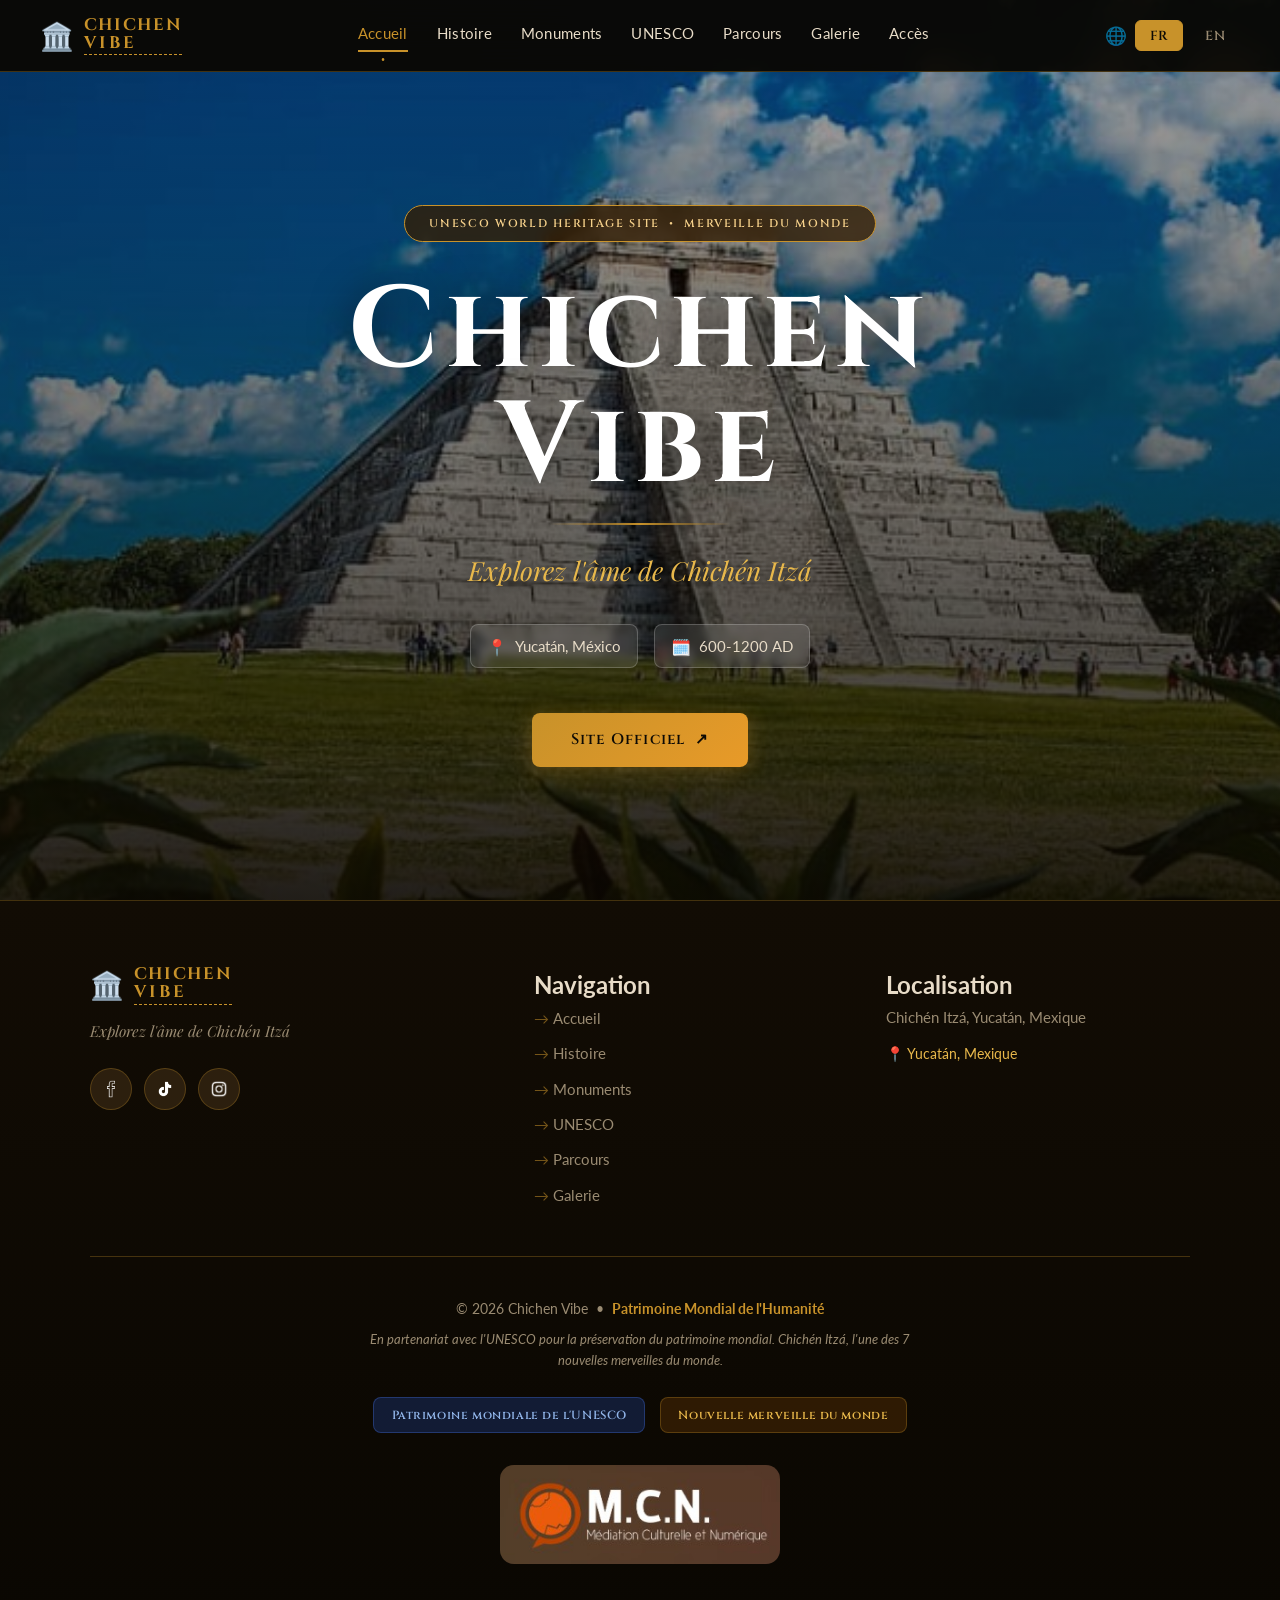
<file: index.html>
<!-- index.html -->
 
<!DOCTYPE html>
<html lang="fr">
<head>
  <meta charset="UTF-8">
  <meta name="viewport" content="width=device-width, initial-scale=1.0">
  <title>Chichen Vibe — Accueil</title>
  <link rel="stylesheet" href="styles.css">
  <script src="script.js" defer></script>
</head>
<body>

  <!-- HEADER (commun à toutes les pages) -->
  <header>

    <!-- Logo -->
    <a href="index.html" class="logo" aria-label="Chichen Vibe - Accueil">
      <span class="logo-icon">🏛️</span>
      <div class="logo-text">
        CHICHEN
        <span>VIBE</span>
      </div>
    </a>

    <!-- Navigation principale -->
    <nav id="main-nav" aria-label="Navigation principale">
      <a href="index.html"    class="active">Accueil</a>
      <a href="histoire.html"              >Histoire</a>
      <a href="monuments.html"             >Monuments</a>
      <a href="unesco.html"                >UNESCO</a>
      <a href="parcours.html"              >Parcours</a>
      <a href="galerie.html"               >Galerie</a>
      <a href="acces.html"                 >Accès</a>
    </nav>

    <!-- Sélecteur de langue + bouton hamburger (mobile) -->
    <div style="display:flex; align-items:center; gap:1rem;">
      <div class="lang-switcher">
        <span class="lang-globe">🌐</span>
        <button class="lang-btn active" aria-pressed="true">FR</button>
        <button class="lang-btn"        aria-pressed="false">EN</button>
      </div>
      <button
        class="hamburger"
        id="hamburger-btn"
        aria-label="Ouvrir le menu"
        aria-expanded="false"
        aria-controls="main-nav"
      >
        <span></span>
        <span></span>
        <span></span>
      </button>
    </div>

  </header>

  <!-- PAGE ACCUEIL -->
  <main>

    <!-- Image de fond : images/castillo.jpg -->
    <section class="hero" aria-label="Section hero Chichen Vibe">

      <div
        class="hero-bg"
        role="img"
        aria-label="Vue de la pyramide El Castillo à Chichén Itzá"
        style="background-image: url('images/castillo.jpg');"
      ></div>

      <div class="hero-content">

        <!-- Badge UNESCO / Merveille du Monde -->
        <div class="hero-badge" role="note">
          UNESCO WORLD HERITAGE SITE &nbsp;•&nbsp; MERVEILLE DU MONDE
        </div>

        <h1 class="hero-title">Chichen Vibe</h1>

        <div class="hero-divider" aria-hidden="true"></div>

        <p class="hero-subtitle">Explorez l'âme de Chichén Itzá</p>

        <div class="hero-meta">
          <div class="hero-meta-item">
            <span class="icon" aria-hidden="true">📍</span>
            Yucatán, México
          </div>
          <div class="hero-meta-item">
            <span class="icon" aria-hidden="true">🗓️</span>
            600-1200 AD
          </div>
        </div>

        <!-- Bouton site officiel -->
        <a
          href="https://whc.unesco.org/fr/list/483/"
          target="_blank"
          rel="noopener noreferrer"
          class="hero-btn"
          aria-label="Ouvrir le site officiel UNESCO de Chichén Itzá (nouvelle fenêtre)"
        >
          Site Officiel
          <span aria-hidden="true">↗</span>
        </a>

      </div>
    </section>

  </main>

  <!-- FOOTER (commun à toutes les pages) -->
  <footer>

    <div class="footer-top">

      <!-- Colonne 1 : Marque + réseaux sociaux -->
      <div class="footer-brand">
        <a href="index.html" class="logo" aria-label="Chichen Vibe - Accueil">
          <span class="logo-icon">🏛️</span>
          <div class="logo-text">
            CHICHEN
            <span>VIBE</span>
          </div>
        </a>
        <p class="tagline">Explorez l'âme de Chichén Itzá</p>

        <!-- Réseaux sociaux - logos PNG -->
        <nav class="social-links" aria-label="Réseaux sociaux">
          <a
            href="https://www.facebook.com/share/1HP4RdVbp3/"
            target="_blank"
            rel="noopener noreferrer"
            aria-label="Facebook"
            title="Facebook"
          >
            <img src="images/facebook.png" alt="Facebook">
          </a>
          <a
            href="https://www.tiktok.com/@chichenvibe?_r=1&_t=ZN-95t2irMStcJ"
            target="_blank"
            rel="noopener noreferrer"
            aria-label="TikTok"
            title="TikTok"
          >
            <img src="images/tiktok.png" alt="TikTok">
          </a>
          <a
            href="https://www.instagram.com/chichenvibe?utm_source=qr&igsh=MXkybmg1bXA3Mm9oYw=="
            target="_blank"
            rel="noopener noreferrer"
            aria-label="Instagram"
            title="Instagram"
          >
            <img src="images/instagram.png" alt="Instagram">
          </a>
        </nav>
      </div>

      <!-- Colonne 2 : Navigation -->
      <nav class="footer-nav" aria-label="Navigation secondaire">
        <h2>Navigation</h2>
        <ul>
          <li><a href="index.html">Accueil</a></li>
          <li><a href="histoire.html">Histoire</a></li>
          <li><a href="monuments.html">Monuments</a></li>
          <li><a href="unesco.html">UNESCO</a></li>
          <li><a href="parcours.html">Parcours</a></li>
          <li><a href="galerie.html">Galerie</a></li>
        </ul>
      </nav>

      <!-- Colonne 3 : Localisation -->
      <div class="footer-location">
        <h2>Localisation</h2>
        <address>Chichén Itzá, Yucatán, Mexique</address>
        <a
          href="https://maps.google.com/?q=Chichen+Itza"
          target="_blank"
          rel="noopener noreferrer"
          class="map-link"
          aria-label="Voir Chichén Itzá sur Google Maps (nouvelle fenêtre)"
        >
          📍 Yucatán, Mexique
        </a>
      </div>

    </div>

    <!-- Bas du footer -->
    <div class="footer-bottom">

      <p class="footer-copy">
        © 2026 Chichen Vibe &nbsp;•&nbsp;
        <span class="heritage">Patrimoine Mondial de l'Humanité</span>
      </p>

      <p class="footer-unesco-text">
        En partenariat avec l'UNESCO pour la préservation du patrimoine mondial.
        Chichén Itzá, l'une des 7 nouvelles merveilles du monde.
      </p>

      <!-- Badges UNESCO + New Wonder -->
      <div class="footer-badges">
        <span class="badge badge-blue">Patrimoine mondiale de l'UNESCO</span>
        <span class="badge badge-gold">Nouvelle merveille du monde</span>
      </div>

      <!-- Logo MCN -->
      <div class="mcn-logo">
        <img
          src="images/MCN.jpg"
          alt="Logo M.C.N. — Médiation Culturelle et Numérique"
          class="mcn-img"
        >
      </div>

    </div>

  </footer>

  <!-- Bouton retour en haut de page -->
  <button
    class="scroll-top"
    id="scroll-top-btn"
    aria-label="Retour en haut de page"
    title="Retour en haut"
  >
    ↑
  </button>

</body>
</html>
</file>
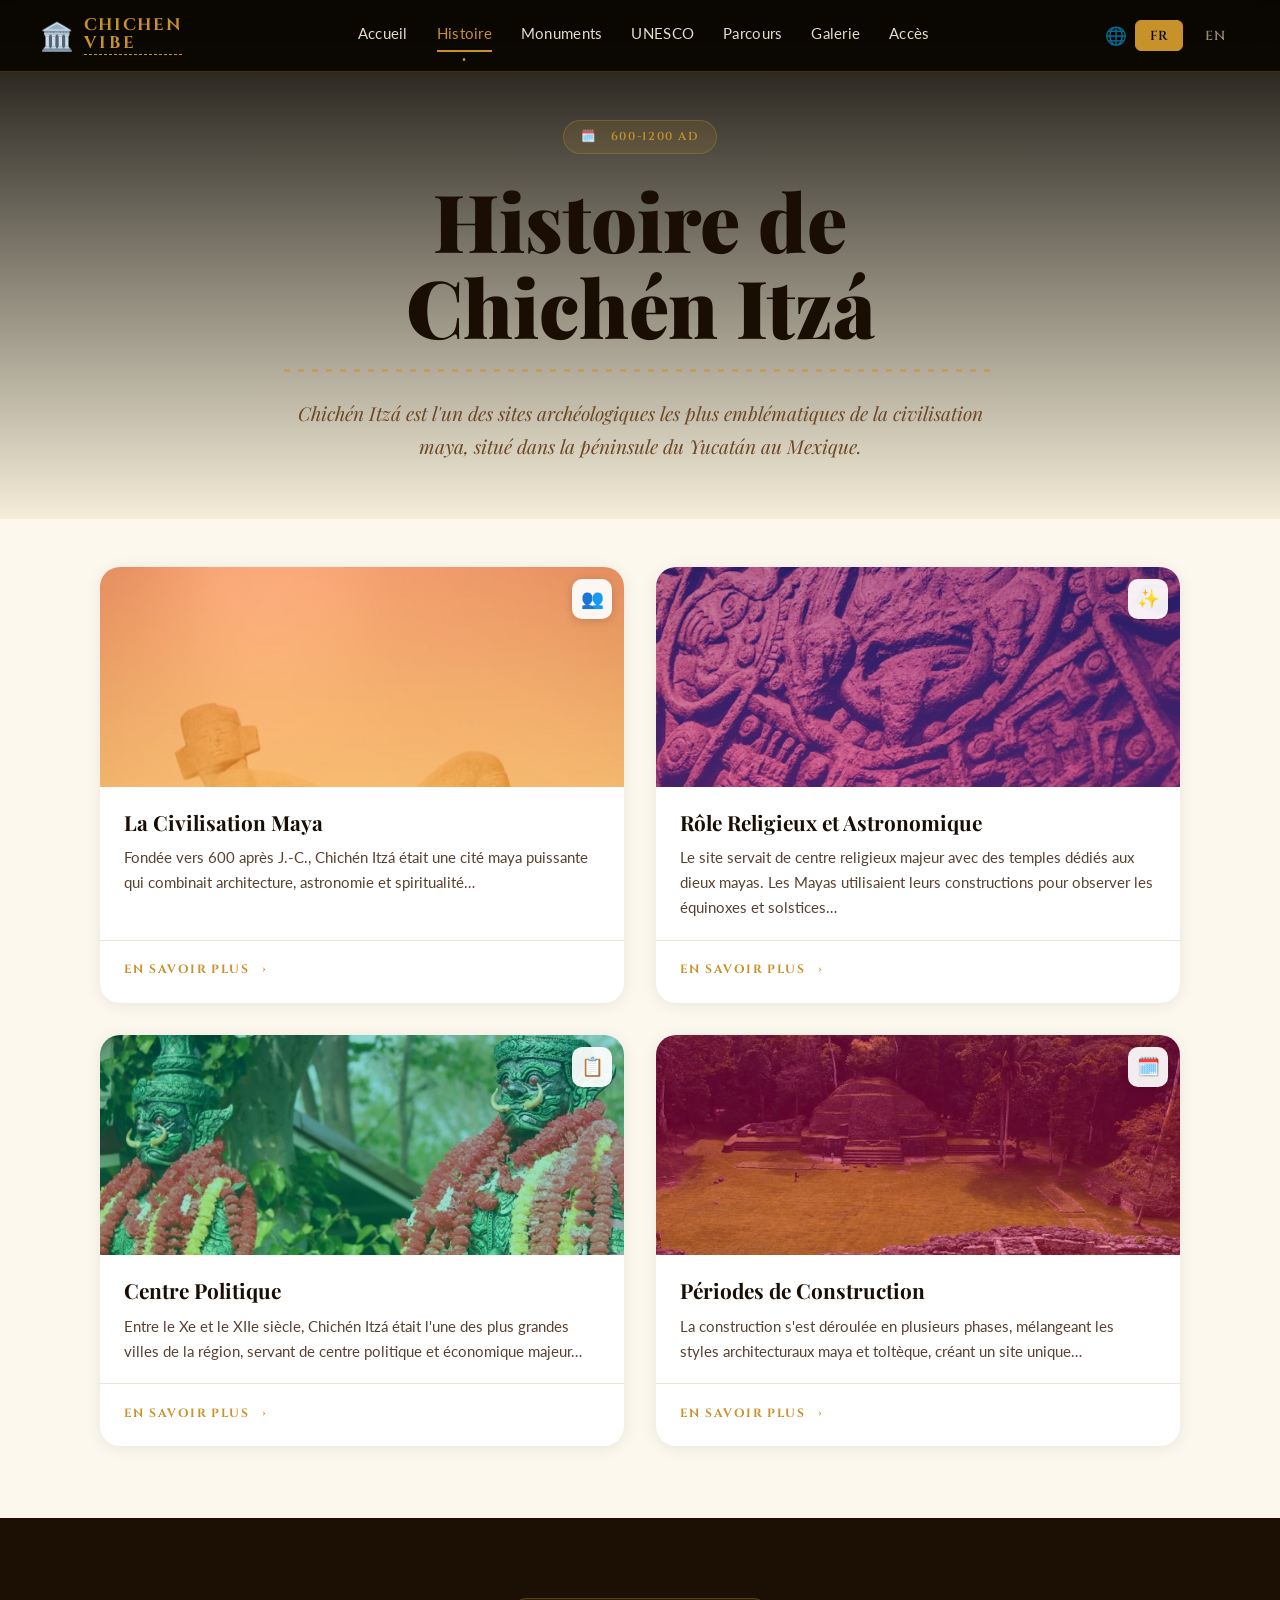
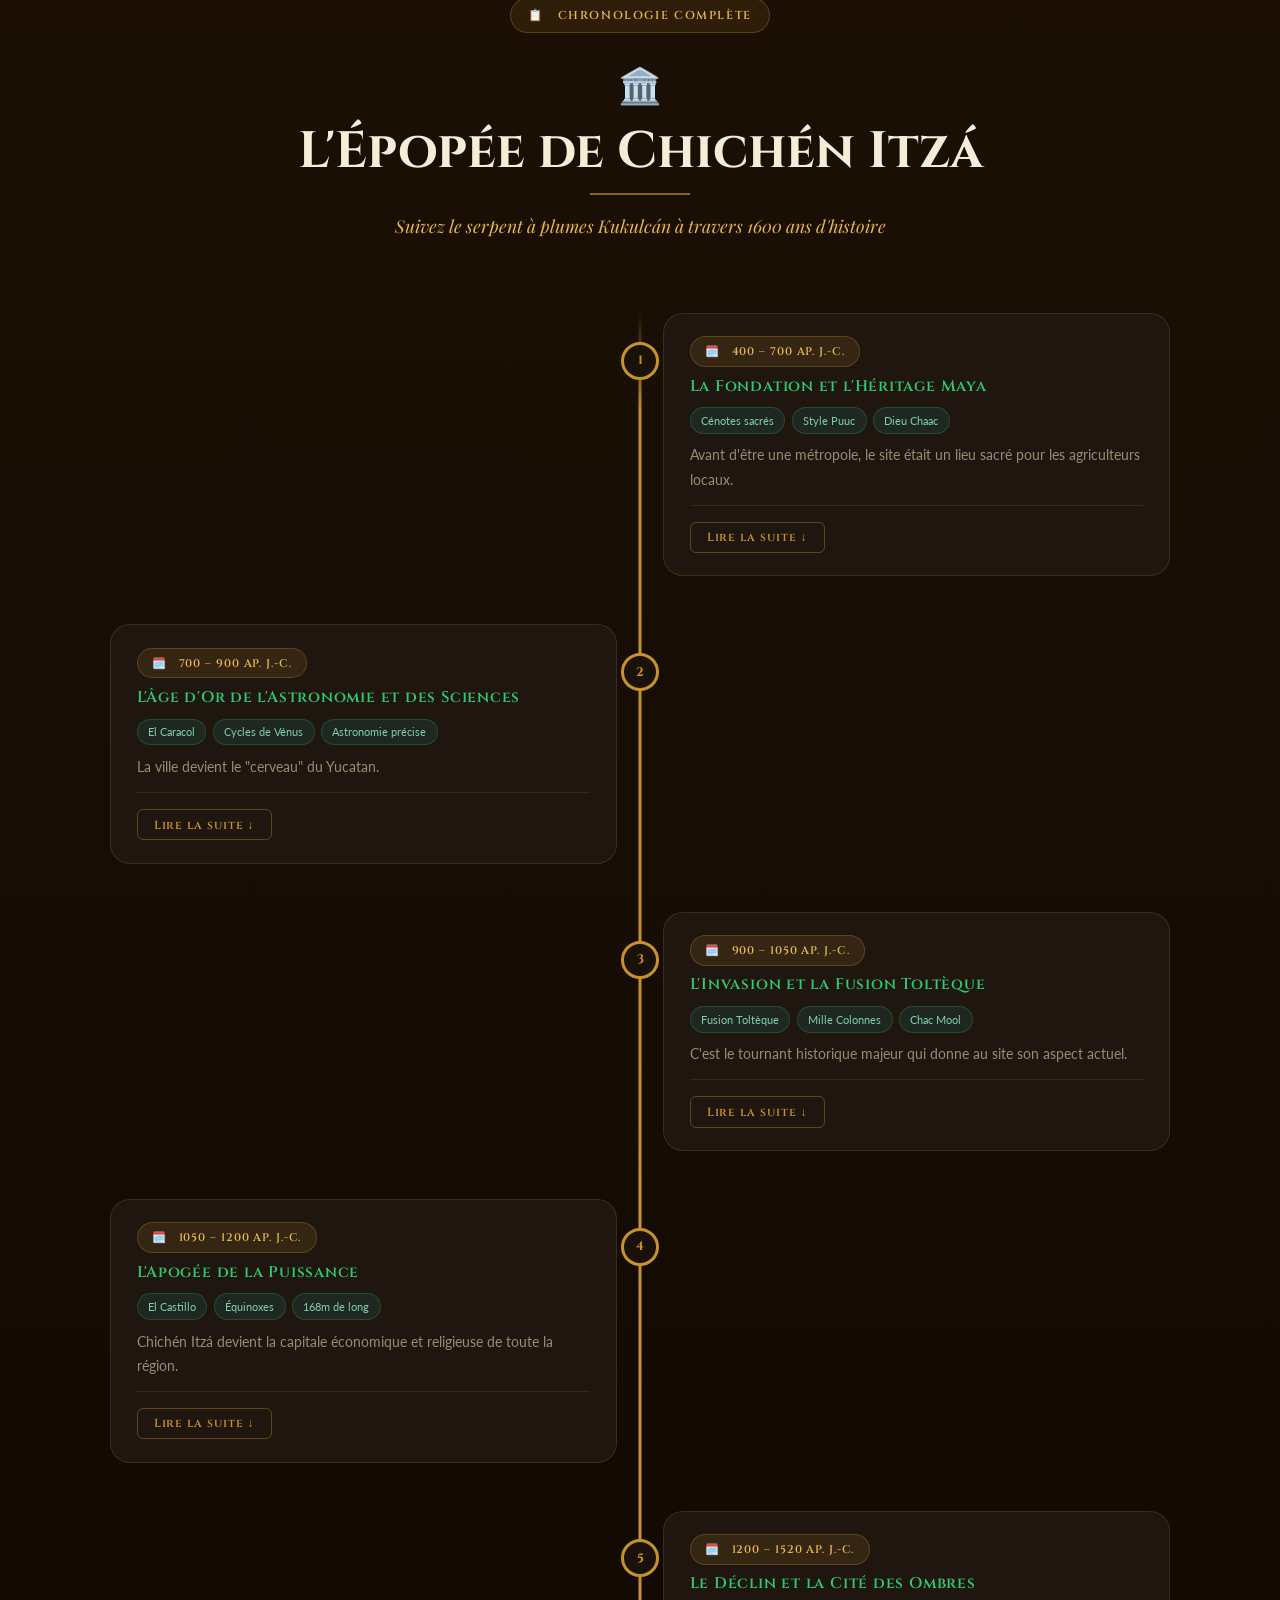
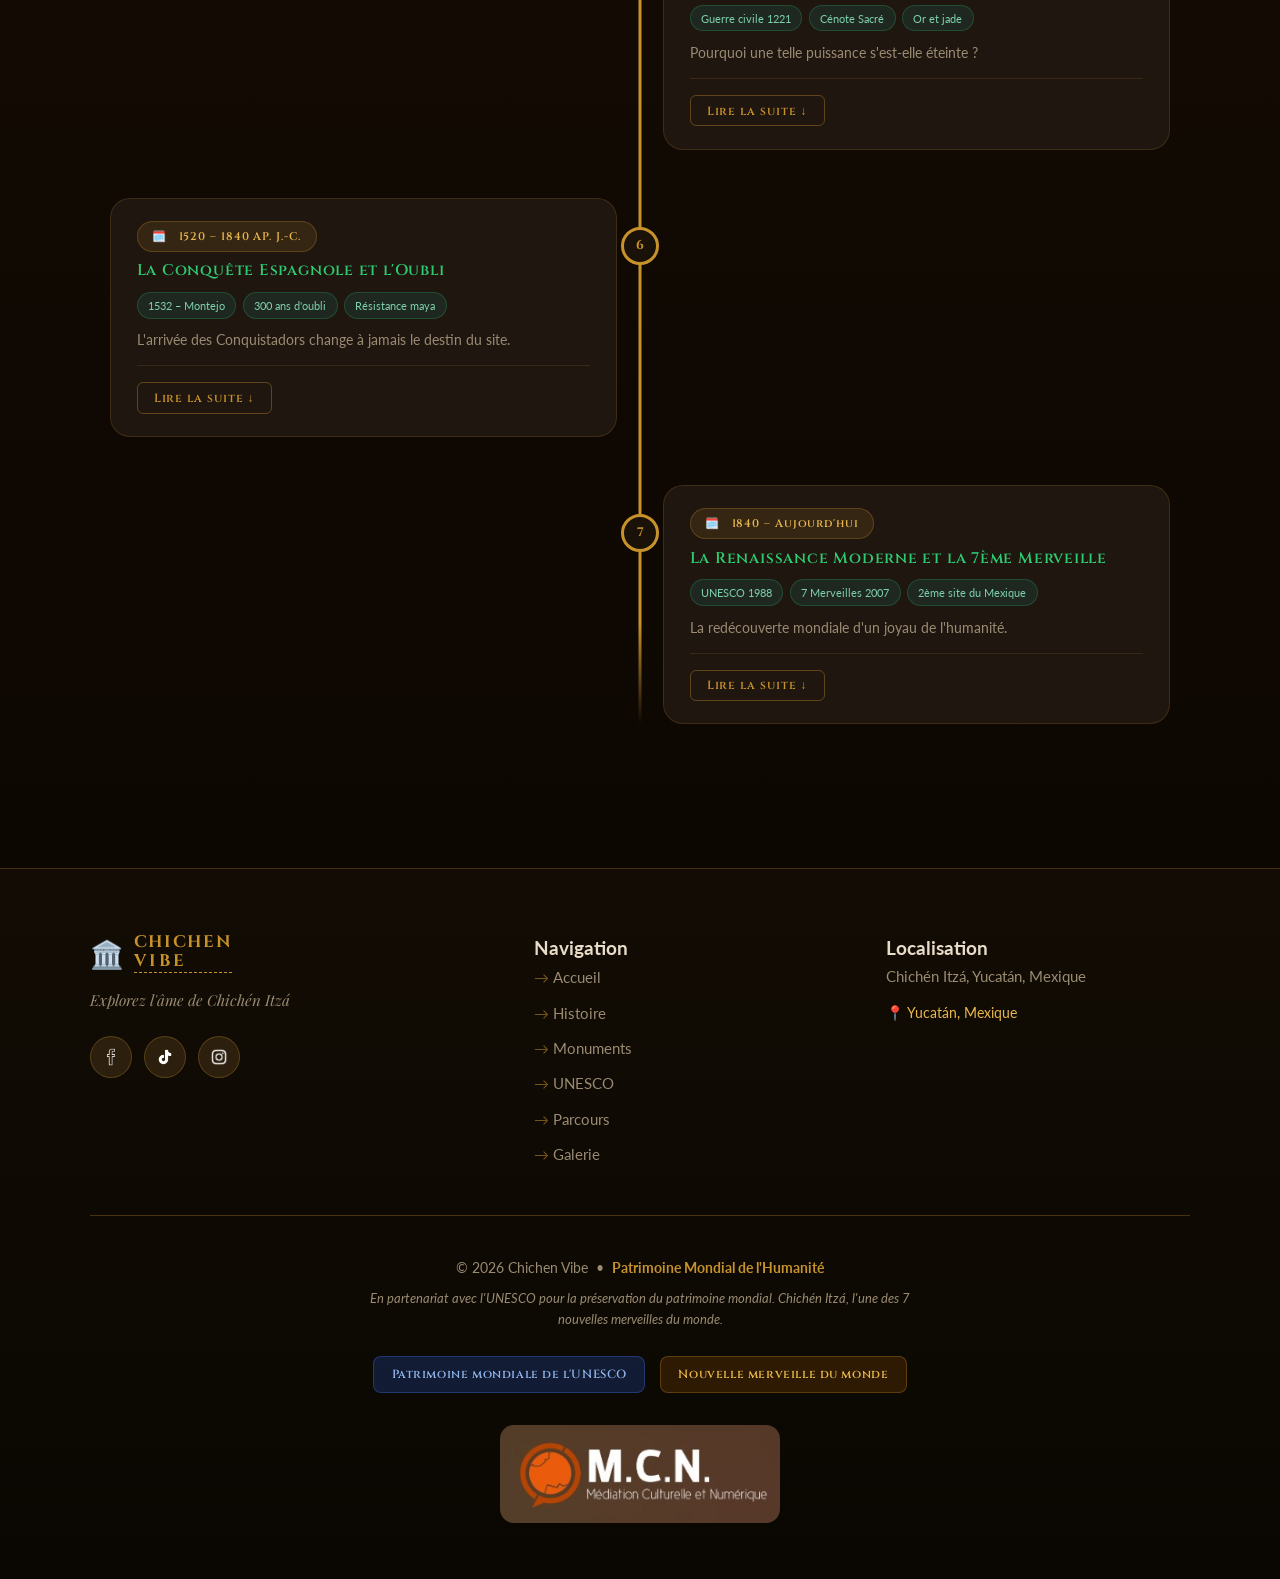
<file: histoire.html>
<!-- histoire.html -->

<!DOCTYPE html>
<html lang="fr">
<head>
  <meta charset="UTF-8">
  <meta name="viewport" content="width=device-width, initial-scale=1.0">
  <title>Chichen Vibe — Histoire</title>
  <link rel="stylesheet" href="styles.css">
  <script src="script.js" defer></script>
</head>
<body>

  <!-- HEADER -->
  <header>

    <a href="index.html" class="logo" aria-label="Chichen Vibe - Accueil">
      <span class="logo-icon">🏛️</span>
      <div class="logo-text">
        CHICHEN
        <span>VIBE</span>
      </div>
    </a>

    <nav id="main-nav" aria-label="Navigation principale">
      <a href="index.html"                         >Accueil</a>
      <a href="histoire.html"   class="active"     >Histoire</a>
      <a href="monuments.html"                     >Monuments</a>
      <a href="unesco.html"                        >UNESCO</a>
      <a href="parcours.html"                      >Parcours</a>
      <a href="galerie.html"                       >Galerie</a>
      <a href="acces.html"                         >Accès</a>
    </nav>

    <div style="display:flex; align-items:center; gap:1rem;">
      <div class="lang-switcher">
        <span class="lang-globe">🌐</span>
        <button class="lang-btn active" aria-pressed="true">FR</button>
        <button class="lang-btn"        aria-pressed="false">EN</button>
      </div>
      <button
        class="hamburger"
        id="hamburger-btn"
        aria-label="Ouvrir le menu"
        aria-expanded="false"
        aria-controls="main-nav"
      >
        <span></span>
        <span></span>
        <span></span>
      </button>
    </div>

  </header>

  <!-- PAGE HISTOIRE -->
  <main>

    <section class="histoire-hero" aria-labelledby="histoire-titre">
      <div class="histoire-hero-inner">

        <div class="section-label" aria-hidden="true">
          🗓️ &nbsp; 600-1200 AD
        </div>

        <h1 id="histoire-titre">Histoire de Chichén Itzá</h1>

        <div class="histoire-divider" aria-hidden="true"></div>

        <p>
          Chichén Itzá est l'un des sites archéologiques les plus emblématiques
          de la civilisation maya, situé dans la péninsule du Yucatán au Mexique.
        </p>

      </div>
    </section>

    <!-- PARTIE 1 — 4 BLOCS THÉMATIQUES -->
    <section class="histoire-cards-section" aria-label="Thèmes historiques">

      <div class="cards-grid">

        <!-- CARTE 1 -->
        <article class="histoire-card">
          <div class="card-img-wrap">
            <img src="images/civilisation.jpg" alt="Représentation de la civilisation maya — sculptures et architecture" loading="lazy">
            <div class="card-icon-badge" aria-hidden="true">👥</div>
          </div>
          <div class="card-body">
            <h2>La Civilisation Maya</h2>
            <p>Fondée vers 600 après J.-C., Chichén Itzá était une cité maya puissante qui combinait architecture, astronomie et spiritualité…</p>
          </div>
          <div class="card-footer">
            <button class="btn-text" onclick="openModal('modal-civ')" aria-haspopup="dialog" aria-controls="modal-civ">
              EN SAVOIR PLUS &nbsp; ›
            </button>
          </div>
        </article>

        <!-- CARTE 2 -->
        <article class="histoire-card">
          <div class="card-img-wrap">
            <img src="images/religieux.jpg" alt="Temples mayas dédiés aux dieux — rôle religieux et astronomique" loading="lazy">
            <div class="card-icon-badge" aria-hidden="true">✨</div>
          </div>
          <div class="card-body">
            <h2>Rôle Religieux et Astronomique</h2>
            <p>Le site servait de centre religieux majeur avec des temples dédiés aux dieux mayas. Les Mayas utilisaient leurs constructions pour observer les équinoxes et solstices…</p>
          </div>
          <div class="card-footer">
            <button class="btn-text" onclick="openModal('modal-relig')" aria-haspopup="dialog" aria-controls="modal-relig">
              EN SAVOIR PLUS &nbsp; ›
            </button>
          </div>
        </article>

        <!-- CARTE 3 -->
        <article class="histoire-card">
          <div class="card-img-wrap">
            <img src="images/politique.jpg" alt="Chichén Itzá, centre politique et économique du Yucatán" loading="lazy">
            <div class="card-icon-badge" aria-hidden="true">📋</div>
          </div>
          <div class="card-body">
            <h2>Centre Politique</h2>
            <p>Entre le Xe et le XIIe siècle, Chichén Itzá était l'une des plus grandes villes de la région, servant de centre politique et économique majeur…</p>
          </div>
          <div class="card-footer">
            <button class="btn-text" onclick="openModal('modal-polit')" aria-haspopup="dialog" aria-controls="modal-polit">
              EN SAVOIR PLUS &nbsp; ›
            </button>
          </div>
        </article>

        <!-- CARTE 4 -->
        <article class="histoire-card">
          <div class="card-img-wrap">
            <img src="images/construction.jpg" alt="Phases de construction de Chichén Itzá — styles maya et toltèque" loading="lazy">
            <div class="card-icon-badge" aria-hidden="true">🗓️</div>
          </div>
          <div class="card-body">
            <h2>Périodes de Construction</h2>
            <p>La construction s'est déroulée en plusieurs phases, mélangeant les styles architecturaux maya et toltèque, créant un site unique…</p>
          </div>
          <div class="card-footer">
            <button class="btn-text" onclick="openModal('modal-const')" aria-haspopup="dialog" aria-controls="modal-const">
              EN SAVOIR PLUS &nbsp; ›
            </button>
          </div>
        </article>

      </div>

    </section>

    <!-- PARTIE 2 — CHRONOLOGIE COMPLÈTE -->
    <section class="chronologie-section" aria-labelledby="chron-titre">

      <div class="chronologie-header">
        <div class="section-label" aria-hidden="true">📋 &nbsp; CHRONOLOGIE COMPLÈTE</div>
        <span class="emoji" aria-hidden="true">🏛️</span>
        <h2 id="chron-titre">L'Épopée de Chichén Itzá</h2>
        <div class="chron-divider" aria-hidden="true"></div>
        <p>Suivez le serpent à plumes Kukulcán à travers 1600 ans d'histoire</p>
      </div>

      <div class="timeline" role="list" aria-label="Chronologie de Chichén Itzá">

        <!-- CARTE 1 -->
        <div class="timeline-entry timeline-right" role="listitem">
          <div class="timeline-dot" aria-hidden="true">1</div>
          <div class="timeline-spacer"></div>
          <article class="timeline-card">
            <div class="timeline-card-body">
              <div class="timeline-date-badge">🗓️ &nbsp; 400 – 700 AP. J.-C.</div>
              <h3>La Fondation et l'Héritage Maya</h3>
              <div class="timeline-tags">
                <span class="timeline-tag">Cénotes sacrés</span>
                <span class="timeline-tag">Style Puuc</span>
                <span class="timeline-tag">Dieu Chaac</span>
              </div>
              <p class="excerpt">Avant d'être une métropole, le site était un lieu sacré pour les agriculteurs locaux.</p>
              <div class="timeline-full-content" aria-hidden="true">
                <div class="full-block">
                  <div class="full-block-title">🏞️ Le choix du site</div>
                  <p>Contrairement aux autres cités mayas, Chichén Itzá n'est pas située près d'une montagne. Son emplacement est stratégique grâce aux cénotes, ces puits naturels qui permettaient de survivre dans une région sans rivières.</p>
                </div>
                <div class="full-block">
                  <div class="full-block-title">🏗️ Style "Vieille Chichén"</div>
                  <p>Les bâtiments de cette époque (comme l'église ou le temple des panneaux) arborent le style Puuc, célèbre pour ses masques du dieu de la pluie, Chaac, reconnaissable à son nez en forme de trompe.</p>
                </div>
              </div>
              <button class="btn-lire" onclick="toggleExpand(this)" aria-expanded="false">Lire la suite ↓</button>
            </div>
          </article>
        </div>

        <!-- CARTE 2 -->
        <div class="timeline-entry timeline-left" role="listitem">
          <div class="timeline-dot" aria-hidden="true">2</div>
          <article class="timeline-card">
            <div class="timeline-card-body">
              <div class="timeline-date-badge">🗓️ &nbsp; 700 – 900 AP. J.-C.</div>
              <h3>L'Âge d'Or de l'Astronomie et des Sciences</h3>
              <div class="timeline-tags">
                <span class="timeline-tag">El Caracol</span>
                <span class="timeline-tag">Cycles de Vénus</span>
                <span class="timeline-tag">Astronomie précise</span>
              </div>
              <p class="excerpt">La ville devient le "cerveau" du Yucatan.</p>
              <div class="timeline-full-content" aria-hidden="true">
                <div class="full-block">
                  <div class="full-block-title">🔭 L'Observatoire (El Caracol)</div>
                  <p>Les Mayas y étudiaient les cycles de Vénus avec une précision chirurgicale. Les fenêtres de la tour ronde sont alignées sur les positions extrêmes de la planète et les solstices.</p>
                </div>
                <div class="full-block">
                  <div class="full-block-title">🌟 Urbanisme sacré</div>
                  <p>La ville commence à s'organiser autour d'axes précis alignés sur les astres, prouvant une maîtrise parfaite des mathématiques et de la géométrie.</p>
                </div>
              </div>
              <button class="btn-lire" onclick="toggleExpand(this)" aria-expanded="false">Lire la suite ↓</button>
            </div>
          </article>
          <div class="timeline-spacer"></div>
        </div>

        <!-- CARTE 3 -->
        <div class="timeline-entry timeline-right" role="listitem">
          <div class="timeline-dot" aria-hidden="true">3</div>
          <div class="timeline-spacer"></div>
          <article class="timeline-card">
            <div class="timeline-card-body">
              <div class="timeline-date-badge">🗓️ &nbsp; 900 – 1050 AP. J.-C.</div>
              <h3>L'Invasion et la Fusion Toltèque</h3>
              <div class="timeline-tags">
                <span class="timeline-tag">Fusion Toltèque</span>
                <span class="timeline-tag">Mille Colonnes</span>
                <span class="timeline-tag">Chac Mool</span>
              </div>
              <p class="excerpt">C'est le tournant historique majeur qui donne au site son aspect actuel.</p>
              <div class="timeline-full-content" aria-hidden="true">
                <div class="full-block">
                  <div class="full-block-title">⚔️ L'arrivée de Kukulcán</div>
                  <p>Le peuple Toltèque, venu du centre du Mexique, apporte une culture plus guerrière. C'est la naissance d'un style hybride unique au monde : le Maya-Toltèque.</p>
                </div>
                <div class="full-block">
                  <div class="full-block-title">🏛️ Le Temple des Guerriers</div>
                  <p>Entouré de la structure des "Mille Colonnes", ce temple rend hommage aux ordres militaires des Aigles et des Jaguars. On y trouve les célèbres statues Chac Mool, des figures de pierre tenant un plateau pour recevoir les offrandes.</p>
                </div>
              </div>
              <button class="btn-lire" onclick="toggleExpand(this)" aria-expanded="false">Lire la suite ↓</button>
            </div>
          </article>
        </div>

        <!-- CARTE 4 -->
        <div class="timeline-entry timeline-left" role="listitem">
          <div class="timeline-dot" aria-hidden="true">4</div>
          <article class="timeline-card">
            <div class="timeline-card-body">
              <div class="timeline-date-badge">🗓️ &nbsp; 1050 – 1200 AP. J.-C.</div>
              <h3>L'Apogée de la Puissance</h3>
              <div class="timeline-tags">
                <span class="timeline-tag">El Castillo</span>
                <span class="timeline-tag">Équinoxes</span>
                <span class="timeline-tag">168m de long</span>
              </div>
              <p class="excerpt">Chichén Itzá devient la capitale économique et religieuse de toute la région.</p>
              <div class="timeline-full-content" aria-hidden="true">
                <div class="full-block">
                  <div class="full-block-title">🐍 El Castillo (La Pyramide de Kukulcán)</div>
                  <p>Ce monument est un véritable calendrier de pierre. Sa conception permet le fameux phénomène de l'ombre portée mimant la descente du serpent lors des équinoxes.</p>
                </div>
                <div class="full-block">
                  <div class="full-block-title">⚽ Le Grand Jeu de Balle</div>
                  <p>Le plus grand terrain de Mésoamérique (168 mètres de long). Plus qu'un sport, c'était un rituel politique et religieux où le capitaine de l'équipe pouvait être sacrifié pour assurer la fertilité de la terre.</p>
                </div>
              </div>
              <button class="btn-lire" onclick="toggleExpand(this)" aria-expanded="false">Lire la suite ↓</button>
            </div>
          </article>
          <div class="timeline-spacer"></div>
        </div>

        <!-- CARTE 5 -->
        <div class="timeline-entry timeline-right" role="listitem">
          <div class="timeline-dot" aria-hidden="true">5</div>
          <div class="timeline-spacer"></div>
          <article class="timeline-card">
            <div class="timeline-card-body">
              <div class="timeline-date-badge">🗓️ &nbsp; 1200 – 1520 AP. J.-C.</div>
              <h3>Le Déclin et la Cité des Ombres</h3>
              <div class="timeline-tags">
                <span class="timeline-tag">Guerre civile 1221</span>
                <span class="timeline-tag">Cénote Sacré</span>
                <span class="timeline-tag">Or et jade</span>
              </div>
              <p class="excerpt">Pourquoi une telle puissance s'est-elle éteinte ?</p>
              <div class="timeline-full-content" aria-hidden="true">
                <div class="full-block">
                  <div class="full-block-title">⚔️ Le transfert de pouvoir</div>
                  <p>Vers 1221, une guerre civile éclate. Le centre de pouvoir se déplace vers Mayapán.</p>
                </div>
                <div class="full-block">
                  <div class="full-block-title">🙏 Lieu de Pèlerinage</div>
                  <p>Bien que la ville soit partiellement abandonnée, elle ne meurt pas tout à fait. Elle reste un lieu de pèlerinage majeur. On venait de tout le Mexique pour jeter de l'or, du jade et des objets précieux dans le Cénote Sacré pour apaiser les dieux.</p>
                </div>
              </div>
              <button class="btn-lire" onclick="toggleExpand(this)" aria-expanded="false">Lire la suite ↓</button>
            </div>
          </article>
        </div>

        <!-- CARTE 6 -->
        <div class="timeline-entry timeline-left" role="listitem">
          <div class="timeline-dot" aria-hidden="true">6</div>
          <article class="timeline-card">
            <div class="timeline-card-body">
              <div class="timeline-date-badge">🗓️ &nbsp; 1520 – 1840 AP. J.-C.</div>
              <h3>La Conquête Espagnole et l'Oubli</h3>
              <div class="timeline-tags">
                <span class="timeline-tag">1532 – Montejo</span>
                <span class="timeline-tag">300 ans d'oubli</span>
                <span class="timeline-tag">Résistance maya</span>
              </div>
              <p class="excerpt">L'arrivée des Conquistadors change à jamais le destin du site.</p>
              <div class="timeline-full-content" aria-hidden="true">
                <div class="full-block">
                  <div class="full-block-title">⚔️ L'arrivée des Conquistadors</div>
                  <p>Francisco de Montejo tente d'établir une capitale espagnole sur le site en 1532, mais la résistance maya locale l'oblige à fuir après quelques mois.</p>
                </div>
                <div class="full-block">
                  <div class="full-block-title">🌿 Le silence de la jungle</div>
                  <p>Pendant près de trois siècles, les temples disparaissent sous une végétation dense, devenant une légende connue seulement des populations locales.</p>
                </div>
              </div>
              <button class="btn-lire" onclick="toggleExpand(this)" aria-expanded="false">Lire la suite ↓</button>
            </div>
          </article>
          <div class="timeline-spacer"></div>
        </div>

        <!-- CARTE 7 -->
        <div class="timeline-entry timeline-right" role="listitem">
          <div class="timeline-dot" aria-hidden="true">7</div>
          <div class="timeline-spacer"></div>
          <article class="timeline-card">
            <div class="timeline-card-body">
              <div class="timeline-date-badge">🗓️ &nbsp; 1840 – Aujourd'hui</div>
              <h3>La Renaissance Moderne et la 7ème Merveille</h3>
              <div class="timeline-tags">
                <span class="timeline-tag">UNESCO 1988</span>
                <span class="timeline-tag">7 Merveilles 2007</span>
                <span class="timeline-tag">2ème site du Mexique</span>
              </div>
              <p class="excerpt">La redécouverte mondiale d'un joyau de l'humanité.</p>
              <div class="timeline-full-content" aria-hidden="true">
                <div class="full-block">
                  <div class="full-block-title">🔍 La redécouverte</div>
                  <p>En 1841, l'explorateur John Lloyd Stephens publie des récits qui fascinent le monde. En 1923, la Carnegie Institution lance les premières grandes fouilles et restaurations.</p>
                </div>
                <div class="full-block">
                  <div class="full-block-title">🌍 Consécration mondiale</div>
                  <p>
                    <strong>1988 :</strong> Patrimoine Mondial de l'UNESCO.<br>
                    <strong>2007 :</strong> Élue l'une des 7 Nouvelles Merveilles du Monde par plus de 100 millions de personnes.<br>
                    <strong>Aujourd'hui :</strong> C'est le 2ème site archéologique le plus visité du Mexique, attirant des voyageurs du monde entier pour son mystère et son énergie unique.
                  </p>
                </div>
              </div>
              <button class="btn-lire" onclick="toggleExpand(this)" aria-expanded="false">Lire la suite ↓</button>
            </div>
          </article>
        </div>

      </div>

    </section>

  </main>

  <!-- FOOTER -->
  <footer>

    <div class="footer-top">

      <!-- Colonne 1 : Marque + réseaux sociaux -->
      <div class="footer-brand">
        <a href="index.html" class="logo" aria-label="Chichen Vibe - Accueil">
          <span class="logo-icon">🏛️</span>
          <div class="logo-text">
            CHICHEN
            <span>VIBE</span>
          </div>
        </a>
        <p class="tagline">Explorez l'âme de Chichén Itzá</p>

        <!-- Réseaux sociaux — logos PNG -->
        <nav class="social-links" aria-label="Réseaux sociaux">
          <a
            href="https://www.facebook.com/share/1HP4RdVbp3/"
            target="_blank"
            rel="noopener noreferrer"
            aria-label="Facebook"
            title="Facebook"
          >
            <img src="images/facebook.png" alt="Facebook">
          </a>
          <a
            href="https://www.tiktok.com/@chichenvibe?_r=1&_t=ZN-95t2irMStcJ"
            target="_blank"
            rel="noopener noreferrer"
            aria-label="TikTok"
            title="TikTok"
          >
            <img src="images/tiktok.png" alt="TikTok">
          </a>
          <a
            href="https://www.instagram.com/chichenvibe?utm_source=qr&igsh=MXkybmg1bXA3Mm9oYw=="
            target="_blank"
            rel="noopener noreferrer"
            aria-label="Instagram"
            title="Instagram"
          >
            <img src="images/instagram.png" alt="Instagram">
          </a>
        </nav>
      </div>

      <!-- Colonne 2 : Navigation -->
      <nav class="footer-nav" aria-label="Navigation secondaire">
        <h3>Navigation</h3>
        <ul>
          <li><a href="index.html">Accueil</a></li>
          <li><a href="histoire.html">Histoire</a></li>
          <li><a href="monuments.html">Monuments</a></li>
          <li><a href="unesco.html">UNESCO</a></li>
          <li><a href="parcours.html">Parcours</a></li>
          <li><a href="galerie.html">Galerie</a></li>
        </ul>
      </nav>

      <!-- Colonne 3 : Localisation -->
      <div class="footer-location">
        <h3>Localisation</h3>
        <address>Chichén Itzá, Yucatán, Mexique</address>
        <a
          href="https://maps.google.com/?q=Chichen+Itza"
          target="_blank"
          rel="noopener noreferrer"
          class="map-link"
          aria-label="Voir Chichén Itzá sur Google Maps (nouvelle fenêtre)"
        >
          📍 Yucatán, Mexique
        </a>
      </div>

    </div>

    <!-- Bas du footer -->
    <div class="footer-bottom">

      <p class="footer-copy">
        © 2026 Chichen Vibe &nbsp;•&nbsp;
        <span class="heritage">Patrimoine Mondial de l'Humanité</span>
      </p>

      <p class="footer-unesco-text">
        En partenariat avec l'UNESCO pour la préservation du patrimoine mondial.
        Chichén Itzá, l'une des 7 nouvelles merveilles du monde.
      </p>

      <div class="footer-badges">
        <span class="badge badge-blue">Patrimoine mondiale de l'UNESCO</span>
        <span class="badge badge-gold">Nouvelle merveille du monde</span>
      </div>

      <!-- Logo MCN -->
      <div class="mcn-logo">
        <img src="images/MCN.jpg" alt="Logo M.C.N. — Médiation Culturelle et Numérique" class="mcn-img">
      </div>

    </div>

  </footer>

  <!-- Bouton retour en haut de page -->
  <button class="scroll-top" id="scroll-top-btn" aria-label="Retour en haut de page" title="Retour en haut">↑</button>

  <!-- MODALES — "EN SAVOIR PLUS" -->

  <!-- MODALE 1 : La Civilisation Maya -->
  <div id="modal-civ" class="modal-overlay" role="dialog" aria-modal="true" aria-labelledby="modal-civ-titre">
    <div class="modal-box">
      <div class="modal-close">
        <button onclick="closeModal('modal-civ')" aria-label="Fermer la fenêtre">✕</button>
      </div>
      <div class="modal-content">
        <h3 id="modal-civ-titre">La Civilisation Maya</h3>
        <div class="modal-section">
          <div class="modal-section-title">📖 Aperçu</div>
          <p>Fondée vers 600 après J.-C., Chichén Itzá était une cité maya puissante qui combinait architecture, astronomie et spiritualité. La civilisation maya était reconnue pour ses connaissances avancées en mathématiques, astronomie et architecture.</p>
        </div>
        <div class="modal-section">
          <div class="modal-section-title">📜 Histoire Approfondie</div>
          <p>Les Mayas ont établi Chichén Itzá comme l'une de leurs plus grandes cités entre 600 et 900 après J.-C., pendant la période classique tardive. La ville s'est développée autour d'un cénote sacré qui fournissait de l'eau douce à la population. Les Mayas de Chichén Itzá ont développé un système d'écriture hiéroglyphique sophistiqué, un calendrier extrêmement précis et des connaissances mathématiques avancées incluant le concept du zéro. Leur architecture monumentale témoigne d'une société hautement organisée avec une hiérarchie sociale complexe comprenant des prêtres, des nobles, des artisans et des agriculteurs. La cité servait de centre économique majeur, contrôlant les routes commerciales du sel, du cacao, de l'obsidienne et du jade à travers la péninsule du Yucatán.</p>
        </div>
        <div class="modal-section">
          <div class="modal-section-title">🌟 Impact Culturel</div>
          <p>L'influence de Chichén Itzá s'étendait sur toute la région maya, servant de modèle architectural et culturel. La cité établissait des normes en matière d'urbanisme, d'art et de cérémonies religieuses qui ont été adoptées par d'autres sites mayas. Son système d'écriture et son calendrier ont été parmi les plus sophistiqués de Mésoamérique, influençant les générations futures.</p>
        </div>
        <div class="modal-section">
          <div class="modal-section-title">🔍 Découvertes Archéologiques</div>
          <p>Les archéologues ont découvert des milliers d'artefacts à Chichén Itzá, incluant des céramiques finement décorées, des outils en obsidienne, des bijoux en jade et des sculptures en pierre. Des offrandes cérémonielles retrouvées dans le Cénote Sacré comprennent de l'or, du jade, des textiles et même des restes humains, témoignant de l'importance des rituels religieux. Les fouilles récentes ont révélé des structures enterrées sous les monuments principaux, suggérant plusieurs phases de construction s'étendant sur des siècles.</p>
        </div>
      </div>
    </div>
  </div>

  <!-- MODALE 2 : Rôle Religieux et Astronomique -->
  <div id="modal-relig" class="modal-overlay" role="dialog" aria-modal="true" aria-labelledby="modal-relig-titre">
    <div class="modal-box">
      <div class="modal-close">
        <button onclick="closeModal('modal-relig')" aria-label="Fermer la fenêtre">✕</button>
      </div>
      <div class="modal-content">
        <h3 id="modal-relig-titre">Rôle Religieux et Astronomique</h3>
        <div class="modal-section">
          <div class="modal-section-title">📖 Aperçu</div>
          <p>Le site servait de centre religieux majeur avec des temples dédiés aux dieux mayas. Les Mayas utilisaient leurs constructions pour observer les équinoxes et solstices, démontrant leur maîtrise de l'astronomie.</p>
        </div>
        <div class="modal-section">
          <div class="modal-section-title">📜 Histoire Approfondie</div>
          <p>Chichén Itzá était un centre spirituel où se déroulaient des cérémonies complexes dédiées à Kukulcán (le serpent à plumes), Chaac (le dieu de la pluie) et d'autres divinités mayas. Les prêtres-astronomes observaient les cieux depuis l'observatoire El Caracol, cartographiant les mouvements de Vénus, Mars et d'autres corps célestes avec une précision remarquable. Ces observations astronomiques guidaient le calendrier agricole et religieux, déterminant les moments propices pour les semailles, les récoltes et les cérémonies sacrées. Les équinoxes de printemps et d'automne étaient célébrés par des festivals massifs où des milliers de pèlerins affluaient pour assister au phénomène du serpent de lumière descendant El Castillo.</p>
        </div>
        <div class="modal-section">
          <div class="modal-section-title">🌟 Impact Culturel</div>
          <p>Le rôle religieux de Chichén Itzá a transformé le site en destination de pèlerinage majeure dans le monde maya. Les rituels pratiqués ici ont influencé les pratiques religieuses dans toute la Mésoamérique, établissant des traditions qui ont perduré pendant des siècles après le déclin de la ville.</p>
        </div>
        <div class="modal-section">
          <div class="modal-section-title">🔍 Découvertes Archéologiques</div>
          <p>Des découvertes archéologiques ont révélé des autels de sacrifice, des encensoirs élaborés et des peintures murales représentant des cérémonies religieuses. Le Cénote Sacré a livré des milliers d'objets votifs, confirmant son rôle central dans les rituels de pluie et de fertilité. Des inscriptions hiéroglyphiques décrivent des cérémonies spécifiques et nomment les prêtres qui les dirigeaient.</p>
        </div>
      </div>
    </div>
  </div>

  <!-- MODALE 3 : Centre Politique -->
  <div id="modal-polit" class="modal-overlay" role="dialog" aria-modal="true" aria-labelledby="modal-polit-titre">
    <div class="modal-box">
      <div class="modal-close">
        <button onclick="closeModal('modal-polit')" aria-label="Fermer la fenêtre">✕</button>
      </div>
      <div class="modal-content">
        <h3 id="modal-polit-titre">Centre Politique</h3>
        <div class="modal-section">
          <div class="modal-section-title">📖 Aperçu</div>
          <p>Entre le Xe et le XIIe siècle, Chichén Itzá était l'une des plus grandes villes de la région, servant de centre politique et économique majeur de la civilisation maya.</p>
        </div>
        <div class="modal-section">
          <div class="modal-section-title">📜 Histoire Approfondie</div>
          <p>Vers 900 après J.-C., Chichén Itzá est entrée dans une période de grande prospérité politique et économique, devenant la capitale d'un vaste royaume qui contrôlait une grande partie du nord du Yucatán. Les dirigeants de Chichén Itzá ont établi des alliances commerciales et politiques avec d'autres cités mayas et avec des peuples de la côte du Golfe du Mexique. Le système politique était complexe, probablement gouverné par un conseil de nobles plutôt qu'un seul roi, comme en témoignent les représentations de multiples dirigeants dans l'art et l'architecture. La cité contrôlait les sources de sel, une ressource vitale pour la préservation des aliments, ainsi que les routes commerciales du cacao, considéré comme une monnaie d'échange. Cette puissance économique a permis à Chichén Itzá de maintenir une armée forte et d'influencer les affaires politiques de toute la région pendant plusieurs siècles.</p>
        </div>
        <div class="modal-section">
          <div class="modal-section-title">🌟 Impact Culturel</div>
          <p>Le modèle politique de Chichén Itzá, basé sur des alliances et le commerce plutôt que sur la conquête pure, a créé un réseau d'influence s'étendant sur des centaines de kilomètres. Ce système a permis une période de paix relative et de prospérité dans le nord du Yucatán pendant près de deux siècles.</p>
        </div>
        <div class="modal-section">
          <div class="modal-section-title">🔍 Découvertes Archéologiques</div>
          <p>Les archéologues ont découvert des stèles et des monuments commémoratifs décrivant des alliances politiques et des victoires militaires. Des analyses récentes des inscriptions ont révélé des noms de dirigeants et leurs dates de règne, permettant de reconstruire l'histoire politique de la cité. Des artefacts importés de régions lointaines témoignent de l'étendue des relations commerciales et diplomatiques.</p>
        </div>
      </div>
    </div>
  </div>

  <!-- MODALE 4 : Périodes de Construction -->
  <div id="modal-const" class="modal-overlay" role="dialog" aria-modal="true" aria-labelledby="modal-const-titre">
    <div class="modal-box">
      <div class="modal-close">
        <button onclick="closeModal('modal-const')" aria-label="Fermer la fenêtre">✕</button>
      </div>
      <div class="modal-content">
        <h3 id="modal-const-titre">Périodes de Construction</h3>
        <div class="modal-section">
          <div class="modal-section-title">📖 Aperçu</div>
          <p>La construction s'est déroulée en plusieurs phases, mélangeant les styles architecturaux maya et toltèque, créant un site unique qui témoigne des échanges culturels de l'époque.</p>
        </div>
        <div class="modal-section">
          <div class="modal-section-title">📜 Histoire Approfondie</div>
          <p>La construction monumentale à Chichén Itzá s'est étalée sur plusieurs siècles, avec au moins trois phases majeures identifiables. La première phase (600-800 après J.-C.) a vu la construction de structures dans le style Puuc typiquement maya, avec des façades richement décorées de motifs géométriques. La deuxième phase (900-1000 après J.-C.) marque l'arrivée d'influences toltèques du centre du Mexique, résultant en un style architectural hybride unique. Cette période a vu la construction d'El Castillo, du Temple des Guerriers et du Grand Terrain de Jeu de Balle. La troisième phase (1000-1200 après J.-C.) a vu des modifications et des ajouts aux structures existantes. Les Mayas ont démontré des compétences d'ingénierie remarquables, construisant sans outils métalliques ni roues, utilisant uniquement des outils de pierre, des cordes et une main-d'œuvre organisée. Les bâtiments étaient orientés selon des alignements astronomiques précis, et l'acoustique du site était soigneusement calculée, comme en témoigne l'écho remarquable du Grand Terrain de Jeu de Balle.</p>
        </div>
        <div class="modal-section">
          <div class="modal-section-title">🌟 Impact Culturel</div>
          <p>Les techniques de construction développées à Chichén Itzá ont influencé l'architecture dans toute la Mésoamérique. Le style architectural hybride maya-toltèque est devenu un modèle pour d'autres sites, démontrant la possibilité d'intégrer différentes traditions culturelles dans une synthèse cohérente et impressionnante.</p>
        </div>
        <div class="modal-section">
          <div class="modal-section-title">🔍 Découvertes Archéologiques</div>
          <p>Les études architecturales modernes utilisant le radar à pénétration de sol ont révélé que de nombreux monuments actuellement visibles ont été construits par-dessus des structures plus anciennes. Des tunnels d'exploration ont permis d'accéder à des pyramides enfouies à l'intérieur d'El Castillo, offrant des aperçus fascinants des techniques de construction mayas. Des analyses chimiques des mortiers et enduits ont aidé à dater les différentes phases de construction.</p>
        </div>
      </div>
    </div>
  </div>

</body>
</html>
</file>
<file: styles.css>
/* CHICHEN VIBE — styles.css */

@import url('https://fonts.googleapis.com/css2?family=Playfair+Display:ital,wght@0,700;0,900;1,400&family=Lato:wght@300;400;700&family=Cinzel:wght@400;600;700&display=swap');

:root {
  --or:           #C8922A;
  --or-clair:     #E8B84B;
  --or-pale:      #F5D08A;
  --or-hover:     #D9A53C;

  --fond-noir:    #0D0A05;
  --fond-mid:     #1A1208;
  --fond-card:    #201610;
  --fond-chaud:   #2C1F0E;

  --texte-clair:  #E8DCC8;
  --texte-attenue:#9A8B72;
  --texte-blanc:  #FFFFFF;

  --creme:        #F5EDD8;
  --creme-clair:  #FDF8EE;

  --vert:         #2ECC71;
  --vert-sombre:  #1A6B5A;

  --bordure-or:   rgba(200, 146, 42, 0.30);
  --bordure-or-vif: rgba(200, 146, 42, 0.70);

  --ombre-or:     0 0 30px rgba(200, 146, 42, 0.18);
  --ombre-card:   0 4px 24px rgba(0, 0, 0, 0.25);

  --font-titre:   'Cinzel', 'Georgia', serif;
  --font-corps:   'Lato', 'Arial', sans-serif;
  --font-serif:   'Playfair Display', 'Georgia', serif;

  --radius-sm:    8px;
  --radius-md:    14px;
  --radius-lg:    20px;

  --header-h:     72px;
}


*, *::before, *::after {
  box-sizing: border-box;
  margin: 0;
  padding: 0;
}

html {
  scroll-behavior: smooth;
  font-size: 16px;
}

body {
  font-family: var(--font-corps);
  background-color: var(--fond-noir);
  color: var(--texte-clair);
  line-height: 1.7;
  overflow-x: hidden;
}

img {
  display: block;
  width: 100%;
  height: 100%;
  object-fit: cover;
}

a {
  text-decoration: none;
  color: inherit;
}

ul {
  list-style: none;
}

button {
  cursor: pointer;
  font-family: var(--font-corps);
}

/* HEADER */

header {
  position: fixed;
  top: 0;
  left: 0;
  right: 0;
  z-index: 1000;

  background: rgba(10, 7, 2, 0.94);
  backdrop-filter: blur(14px);
  -webkit-backdrop-filter: blur(14px);

  border-bottom: 1px solid var(--bordure-or);
  height: var(--header-h);

  display: flex;
  align-items: center;
  justify-content: space-between;
  padding: 0 2.5rem;
  gap: 1rem;
}

.logo {
  display: flex;
  align-items: center;
  gap: 0.6rem;
  flex-shrink: 0;
  text-decoration: none;
}

.logo-icon {
  font-size: 1.7rem;
  line-height: 1;
}

.logo-text {
  font-family: var(--font-titre);
  font-weight: 700;
  font-size: 1.05rem;
  color: var(--or);
  letter-spacing: 0.1em;
  line-height: 1.1;
}

.logo-text span {
  display: block;
  border-bottom: 1.5px dashed var(--or);
  padding-bottom: 2px;
  letter-spacing: 0.18em;
}

/* Navigation */
#main-nav {
  display: flex;
  align-items: center;
  gap: 1.8rem;
}

#main-nav a {
  font-family: var(--font-corps);
  font-size: 0.95rem;
  font-weight: 400;
  color: var(--texte-clair);
  letter-spacing: 0.02em;
  position: relative;
  padding-bottom: 3px;
  transition: color 0.22s ease;
}

#main-nav a::after {
  content: '';
  position: absolute;
  bottom: -2px;
  left: 0;
  right: 0;
  height: 2px;
  background: var(--or);
  transform: scaleX(0);
  transform-origin: center;
  transition: transform 0.25s ease;
}

#main-nav a:hover {
  color: var(--or-clair);
}

#main-nav a:hover::after {
  transform: scaleX(1);
}

#main-nav a.active {
  color: var(--or);
}

#main-nav a.active::after {
  transform: scaleX(1);
}

#main-nav a.active::before {
  content: '•';
  position: absolute;
  bottom: -13px;
  left: 50%;
  transform: translateX(-50%);
  font-size: 0.45rem;
  color: var(--or);
  line-height: 1;
}

/* Sélecteur de langue */
.lang-switcher {
  display: flex;
  align-items: center;
  gap: 0.5rem;
  flex-shrink: 0;
}

.lang-globe {
  font-size: 1.1rem;
  opacity: 0.6;
}

.lang-btn {
  font-family: var(--font-titre);
  font-size: 0.82rem;
  font-weight: 600;
  letter-spacing: 0.05em;
  padding: 0.32rem 0.85rem;
  border-radius: 6px;
  border: 1px solid transparent;
  transition: all 0.2s ease;
  background: transparent;
  color: var(--texte-attenue);
}

.lang-btn.active {
  background: var(--or);
  color: var(--fond-noir);
  border-color: var(--or);
}

.lang-btn:not(.active):hover {
  color: var(--texte-clair);
  border-color: var(--bordure-or);
}

/* Hamburger */
.hamburger {
  display: none;
  flex-direction: column;
  justify-content: center;
  gap: 5px;
  background: none;
  border: none;
  padding: 6px;
  flex-shrink: 0;
}

.hamburger span {
  display: block;
  width: 24px;
  height: 2px;
  background: var(--or);
  border-radius: 2px;
  transition: all 0.3s ease;
}

.hamburger.is-open span:nth-child(1) {
  transform: translateY(7px) rotate(45deg);
}
.hamburger.is-open span:nth-child(2) {
  opacity: 0;
  transform: scaleX(0);
}
.hamburger.is-open span:nth-child(3) {
  transform: translateY(-7px) rotate(-45deg);
}

/* PAGE ACCUEIL */

.hero {
  position: relative;
  min-height: 100vh;
  display: flex;
  align-items: center;
  justify-content: center;
  text-align: center;
  padding-top: var(--header-h);
  overflow: hidden;
}

.hero-bg {
  position: absolute;
  inset: 0;
  background-size: cover;
  background-position: center center;
  background-repeat: no-repeat;
  background-color: var(--fond-noir);
}

.hero-bg::after {
  content: '';
  position: absolute;
  inset: 0;
  background: linear-gradient(
    to bottom,
    rgba(10, 7, 2, 0.35) 0%,
    rgba(10, 7, 2, 0.55) 50%,
    rgba(10, 7, 2, 0.90) 100%
  );
}

.hero-content {
  position: relative;
  z-index: 2;
  max-width: 860px;
  padding: 2rem 1.5rem;
  display: flex;
  flex-direction: column;
  align-items: center;
  gap: 0;
}

.hero-badge {
  display: inline-flex;
  align-items: center;
  gap: 0.5rem;
  background: rgba(50, 30, 5, 0.80);
  border: 1px solid var(--or);
  border-radius: 999px;
  padding: 0.5rem 1.5rem;
  font-family: var(--font-titre);
  font-size: 0.7rem;
  font-weight: 600;
  letter-spacing: 0.15em;
  color: var(--or-pale);
  margin-bottom: 2rem;
  backdrop-filter: blur(6px);
  -webkit-backdrop-filter: blur(6px);
}

.hero-title {
  font-family: var(--font-titre);
  font-size: clamp(3.2rem, 9vw, 7.5rem);
  font-weight: 700;
  color: var(--texte-blanc);
  letter-spacing: 0.06em;
  line-height: 1;
  text-shadow: 0 4px 40px rgba(0, 0, 0, 0.6);
  margin-bottom: 1.2rem;
}

.hero-divider {
  width: 180px;
  height: 2px;
  background: linear-gradient(90deg, transparent, var(--or), transparent);
  margin: 0 auto 1.4rem;
}

.hero-subtitle {
  font-family: var(--font-serif);
  font-style: italic;
  font-size: clamp(1.15rem, 2.8vw, 1.65rem);
  color: var(--or-clair);
  margin-bottom: 2rem;
  text-shadow: 0 2px 12px rgba(0,0,0,0.5);
}

.hero-meta {
  display: flex;
  align-items: center;
  justify-content: center;
  gap: 1rem;
  flex-wrap: wrap;
  margin-bottom: 2.8rem;
}

.hero-meta-item {
  display: flex;
  align-items: center;
  gap: 0.5rem;
  background: rgba(255, 255, 255, 0.10);
  border: 1px solid rgba(255, 255, 255, 0.20);
  border-radius: var(--radius-sm);
  padding: 0.45rem 1rem;
  font-size: 0.92rem;
  font-weight: 400;
  color: var(--texte-clair);
  backdrop-filter: blur(4px);
  -webkit-backdrop-filter: blur(4px);
}

.hero-meta-item .icon {
  font-size: 1rem;
}

.hero-btn {
  display: inline-flex;
  align-items: center;
  gap: 0.6rem;
  background: linear-gradient(135deg, var(--or) 0%, #E89A28 100%);
  color: var(--fond-noir);
  font-family: var(--font-titre);
  font-size: 0.95rem;
  font-weight: 600;
  letter-spacing: 0.08em;
  padding: 0.9rem 2.4rem;
  border-radius: var(--radius-sm);
  border: none;
  text-decoration: none;
  transition: transform 0.22s ease, box-shadow 0.22s ease, background 0.22s ease;
  box-shadow: 0 4px 20px rgba(200, 146, 42, 0.35);
}

.hero-btn:hover {
  transform: translateY(-3px);
  box-shadow: 0 10px 36px rgba(200, 146, 42, 0.55);
  background: linear-gradient(135deg, var(--or-hover) 0%, var(--or-clair) 100%);
}

.hero-btn:active {
  transform: translateY(-1px);
}

/* HISTOIRE */

.histoire-hero {
  background: linear-gradient(180deg, var(--fond-noir) 0%, var(--creme) 100%);
  padding-top: calc(var(--header-h) + 3rem);
  padding-bottom: 3.5rem;
  text-align: center;
}

.histoire-hero-inner {
  max-width: 760px;
  margin: 0 auto;
  padding: 0 1.5rem;
}

.section-label {
  display: inline-flex;
  align-items: center;
  gap: 0.5rem;
  background: rgba(200, 146, 42, 0.13);
  border: 1px solid var(--bordure-or);
  border-radius: 999px;
  padding: 0.4rem 1.1rem;
  font-family: var(--font-titre);
  font-size: 0.72rem;
  font-weight: 600;
  letter-spacing: 0.14em;
  color: var(--or);
  text-transform: uppercase;
  margin-bottom: 1.4rem;
}

.histoire-hero h1 {
  font-family: var(--font-serif);
  font-size: clamp(2.6rem, 6.5vw, 5rem);
  font-weight: 900;
  color: #1A0E04;
  line-height: 1.08;
  margin-bottom: 1rem;
}

.histoire-divider {
  width: 100%;
  height: 3px;
  background: repeating-linear-gradient(
    90deg,
    var(--or) 0px,
    var(--or) 6px,
    transparent 6px,
    transparent 14px
  );
  opacity: 0.55;
  margin: 1.2rem 0 1.6rem;
}

.histoire-hero p {
  font-family: var(--font-serif);
  font-style: italic;
  font-size: 1.2rem;
  color: #6B4826;
  line-height: 1.7;
}

/* HISTOIRE — CARTES (4 blocs)*/

.histoire-cards-section {
  background: var(--creme-clair);
  padding: 3rem 2rem 4.5rem;
}

.cards-grid {
  max-width: 1080px;
  margin: 0 auto;
  display: grid;
  grid-template-columns: repeat(2, 1fr);
  gap: 2rem;
}

.histoire-card {
  background: #FFFFFF;
  border-radius: var(--radius-lg);
  overflow: hidden;
  box-shadow: 0 2px 16px rgba(0, 0, 0, 0.08);
  display: flex;
  flex-direction: column;
  transition: transform 0.25s ease, box-shadow 0.25s ease;
}

.histoire-card:hover {
  transform: translateY(-5px);
  box-shadow: 0 12px 40px rgba(0, 0, 0, 0.13);
}

.card-img-wrap {
  position: relative;
  height: 220px;
  overflow: hidden;
  flex-shrink: 0;
}

.card-img-wrap img {
  width: 100%;
  height: 100%;
  object-fit: cover;
  transition: transform 0.4s ease;
}

.histoire-card:hover .card-img-wrap img {
  transform: scale(1.05);
}

.card-icon-badge {
  position: absolute;
  top: 12px;
  right: 12px;
  width: 40px;
  height: 40px;
  background: rgba(255, 255, 255, 0.92);
  border-radius: 10px;
  display: flex;
  align-items: center;
  justify-content: center;
  font-size: 1.15rem;
  box-shadow: 0 2px 10px rgba(0,0,0,0.15);
}

.card-body {
  padding: 1.4rem 1.5rem 0.8rem;
  flex: 1;
}

.card-body h2 {
  font-family: var(--font-serif);
  font-size: 1.3rem;
  font-weight: 700;
  color: #1A0E04;
  margin-bottom: 0.65rem;
  line-height: 1.25;
}

.card-body p {
  font-size: 0.92rem;
  color: #5A4030;
  line-height: 1.7;
}

.card-footer {
  padding: 0.8rem 1.5rem 1.4rem;
  border-top: 1px solid #EDE3D5;
  margin-top: 0.4rem;
}

.btn-text {
  background: none;
  border: none;
  font-family: var(--font-titre);
  font-size: 0.75rem;
  font-weight: 700;
  letter-spacing: 0.12em;
  color: var(--or);
  text-transform: uppercase;
  display: inline-flex;
  align-items: center;
  gap: 0.4rem;
  padding: 0;
  transition: gap 0.2s ease, color 0.2s ease;
}

.btn-text:hover {
  gap: 0.75rem;
  color: var(--or-hover);
}

/* "EN SAVOIR PLUS" */

.modal-overlay {
  position: fixed;
  inset: 0;
  z-index: 2000;
  background: rgba(5, 3, 1, 0.88);
  backdrop-filter: blur(8px);
  -webkit-backdrop-filter: blur(8px);
  display: flex;
  align-items: center;
  justify-content: center;
  padding: 2rem 1.5rem;

  opacity: 0;
  pointer-events: none;
  transition: opacity 0.3s ease;
}

.modal-overlay.active {
  opacity: 1;
  pointer-events: all;
}

.modal-box {
  background: var(--creme-clair);
  color: #2A1A0A;
  border-radius: var(--radius-lg);
  max-width: 700px;
  width: 100%;
  max-height: 88vh;
  overflow-y: auto;
  box-shadow: 0 20px 80px rgba(0, 0, 0, 0.55);
  transform: translateY(24px) scale(0.97);
  transition: transform 0.3s ease;
}

.modal-overlay.active .modal-box {
  transform: translateY(0) scale(1);
}

.modal-close {
  position: sticky;
  top: 0;
  display: flex;
  justify-content: flex-end;
  background: var(--creme-clair);
  padding: 1rem 1.5rem 0.4rem;
  z-index: 1;
}

.modal-close button {
  background: none;
  border: none;
  font-size: 1.5rem;
  line-height: 1;
  color: var(--texte-attenue);
  transition: color 0.2s ease, transform 0.2s ease;
}

.modal-close button:hover {
  color: #2A1A0A;
  transform: scale(1.15);
}

.modal-content {
  padding: 0 2rem 2.2rem;
}

.modal-content h3 {
  font-family: var(--font-serif);
  font-size: 1.75rem;
  font-weight: 700;
  color: #1A0E04;
  margin-bottom: 1.6rem;
  padding-top: 0.3rem;
  border-bottom: 2px solid var(--bordure-or);
  padding-bottom: 0.8rem;
}

.modal-section {
  margin-bottom: 1.6rem;
}

.modal-section-title {
  font-family: var(--font-titre);
  font-size: 0.82rem;
  font-weight: 700;
  letter-spacing: 0.12em;
  color: var(--or);
  text-transform: uppercase;
  margin-bottom: 0.6rem;
  display: flex;
  align-items: center;
  gap: 0.4rem;
}

.modal-section p {
  font-size: 0.95rem;
  line-height: 1.78;
  color: #4A3820;
}

/* CHRONOLOGIE */

.chronologie-section {
  background: linear-gradient(180deg, #1C1005 0%, #0D0702 100%);
  padding: 5rem 2rem 6rem;
  overflow: hidden;
}

.chronologie-header {
  text-align: center;
  max-width: 760px;
  margin: 0 auto 4.5rem;
}

.chronologie-header .section-label {
  color: var(--or-clair);
  border-color: var(--bordure-or);
  background: rgba(200, 146, 42, 0.10);
}

.chronologie-header .emoji {
  display: block;
  font-size: 2.2rem;
  margin-bottom: 0.5rem;
}

.chronologie-header h2 {
  font-family: var(--font-titre);
  font-size: clamp(1.9rem, 4.5vw, 3.2rem);
  font-weight: 700;
  color: var(--creme);
  line-height: 1.12;
  margin-bottom: 0.8rem;
}

.chron-divider {
  width: 100px;
  height: 2px;
  background: var(--or);
  margin: 0.8rem auto 1rem;
  opacity: 0.65;
}

.chronologie-header p {
  font-family: var(--font-serif);
  font-style: italic;
  font-size: 1.1rem;
  color: var(--or-clair);
}

/* Ligne centrale */
.timeline {
  max-width: 1060px;
  margin: 0 auto;
  position: relative;
}

.timeline::before {
  content: '';
  position: absolute;
  left: 50%;
  top: 0;
  bottom: 0;
  width: 3px;
  background: linear-gradient(
    180deg,
    transparent 0%,
    var(--or) 5%,
    var(--or) 95%,
    transparent 100%
  );
  transform: translateX(-50%);
  border-radius: 3px;
}

.timeline-entry {
  display: flex;
  align-items: flex-start;
  gap: 0;
  margin-bottom: 3rem;
  position: relative;
}

.timeline-spacer {
  flex: 1;
  min-width: 0;
}

.timeline-dot {
  position: absolute;
  left: 50%;
  top: 1.8rem;
  transform: translateX(-50%);
  z-index: 2;

  width: 38px;
  height: 38px;
  background: var(--fond-mid);
  border: 3px solid var(--or);
  border-radius: 50%;

  display: flex;
  align-items: center;
  justify-content: center;
  font-family: var(--font-titre);
  font-size: 0.78rem;
  font-weight: 700;
  color: var(--or);

  flex-shrink: 0;
  transition: background 0.25s ease, border-color 0.25s ease;
}

.timeline-entry:hover .timeline-dot {
  background: var(--or);
  color: var(--fond-noir);
}

.timeline-card {
  flex: 1;
  min-width: 0;
  background: var(--fond-card);
  border: 1px solid rgba(200, 146, 42, 0.18);
  border-radius: var(--radius-lg);
  overflow: hidden;
  transition: border-color 0.25s ease, box-shadow 0.25s ease;
}

.timeline-right .timeline-card {
  margin-left: 3rem;
  margin-right: 0;
}

.timeline-left .timeline-card {
  margin-right: 3rem;
  margin-left: 0;
}

.timeline-card:hover {
  border-color: var(--bordure-or-vif);
  box-shadow: var(--ombre-or);
}

.timeline-card-body {
  padding: 1.4rem 1.6rem 1.4rem;
  display: flex;
  flex-direction: column;
  gap: 0.6rem;
}

.timeline-date-badge {
  display: inline-flex;
  align-items: center;
  gap: 0.4rem;
  align-self: flex-start;
  background: rgba(200, 146, 42, 0.12);
  border: 1px solid rgba(200, 146, 42, 0.28);
  border-radius: 999px;
  padding: 0.3rem 0.9rem;
  font-family: var(--font-titre);
  font-size: 0.7rem;
  font-weight: 600;
  letter-spacing: 0.08em;
  color: var(--or-clair);
}

.timeline-card-body h3 {
  font-family: var(--font-titre);
  font-size: 0.97rem;
  font-weight: 600;
  color: var(--vert);
  letter-spacing: 0.05em;
  line-height: 1.35;
}

.timeline-tags {
  display: flex;
  flex-wrap: wrap;
  gap: 0.4rem;
}

.timeline-tag {
  background: rgba(26, 107, 90, 0.22);
  border: 1px solid rgba(46, 204, 113, 0.22);
  border-radius: 999px;
  padding: 0.18rem 0.65rem;
  font-size: 0.7rem;
  color: #7ECFAB;
  white-space: nowrap;
}

.excerpt {
  font-size: 0.9rem;
  color: var(--texte-attenue);
  line-height: 1.68;
}

/* Contenu complet */
.timeline-full-content {
  max-height: 0;
  overflow: hidden;
  transition: max-height 0.45s ease;
  border-top: 1px solid rgba(200, 146, 42, 0.15);
  margin-top: 0.2rem;
}

.timeline-full-content.expanded {
  max-height: 1200px;
}

.full-block {
  padding: 0.9rem 0 0.4rem;
}

.full-block:first-child {
  padding-top: 1rem;
}

.full-block-title {
  font-family: var(--font-corps);
  font-size: 0.78rem;
  font-weight: 700;
  color: var(--or);
  letter-spacing: 0.08em;
  text-transform: uppercase;
  margin-bottom: 0.4rem;
}

.full-block p {
  font-size: 0.88rem;
  color: var(--texte-attenue);
  line-height: 1.72;
}

.btn-lire {
  align-self: flex-start;
  background: none;
  border: 1px solid rgba(200, 146, 42, 0.38);
  border-radius: 6px;
  color: var(--or);
  font-family: var(--font-titre);
  font-size: 0.74rem;
  font-weight: 600;
  letter-spacing: 0.08em;
  padding: 0.42rem 1rem;
  transition: background 0.2s ease, color 0.2s ease, border-color 0.2s ease;
  margin-top: 0.4rem;
}

.btn-lire:hover {
  background: var(--or);
  color: var(--fond-noir);
  border-color: var(--or);
}

/* FOOTER */

footer {
  background: linear-gradient(180deg, #120C04 0%, #0A0702 100%);
  border-top: 1px solid var(--bordure-or);
  padding: 4rem 2.5rem 0;
}

.footer-top {
  max-width: 1100px;
  margin: 0 auto;
  display: grid;
  grid-template-columns: 1.3fr 1fr 1fr;
  gap: 3rem;
  padding-bottom: 3rem;
  border-bottom: 1px solid var(--bordure-or);
}

.footer-brand .logo {
  margin-bottom: 0.9rem;
}

.footer-brand .tagline {
  font-family: var(--font-serif);
  font-style: italic;
  font-size: 0.95rem;
  color: var(--texte-attenue);
  margin-bottom: 1.4rem;
}

.social-links {
  display: flex;
  gap: 0.75rem;
}

.social-links a {
  width: 42px;
  height: 42px;
  border-radius: 50%;
  background: var(--fond-chaud);
  border: 1px solid var(--bordure-or);
  display: flex;
  align-items: center;
  justify-content: center;
  overflow: hidden;
  transition: background 0.22s ease, border-color 0.22s ease, transform 0.22s ease;
}

.social-links a img {
  width: 22px;
  height: 22px;
  object-fit: contain;
  display: block;
  filter: brightness(0) invert(1);
  transition: filter 0.22s ease, transform 0.22s ease;
}

.social-links a:hover {
  background: var(--or);
  border-color: var(--or);
  transform: translateY(-3px);
}

.social-links a:hover img {
  filter: brightness(0);
}

.footer-nav h4,
.footer-location h4 {
  font-family: var(--font-titre);
  font-size: 0.95rem;
  font-weight: 600;
  letter-spacing: 0.12em;
  color: var(--or);
  margin-bottom: 1.2rem;
  text-transform: uppercase;
}

.footer-nav ul {
  display: flex;
  flex-direction: column;
  gap: 0.65rem;
}

.footer-nav ul a {
  font-size: 0.92rem;
  color: var(--texte-attenue);
  transition: color 0.2s ease, padding-left 0.2s ease;
  display: block;
}

.footer-nav ul a::before {
  content: '→ ';
  color: var(--or);
  opacity: 0.55;
}

.footer-nav ul a:hover {
  color: var(--texte-clair);
  padding-left: 4px;
}

.footer-location address {
  font-style: normal;
  font-size: 0.92rem;
  color: var(--texte-attenue);
  margin-bottom: 0.6rem;
  line-height: 1.6;
}

.map-link {
  display: inline-flex;
  align-items: center;
  gap: 0.4rem;
  font-size: 0.9rem;
  color: var(--or-clair);
  transition: color 0.2s ease;
}

.map-link:hover {
  color: var(--or-pale);
  text-decoration: underline;
}

.footer-bottom {
  max-width: 1100px;
  margin: 0 auto;
  padding: 2.5rem 0 2rem;
  text-align: center;
}

.footer-copy {
  font-size: 0.88rem;
  color: var(--texte-attenue);
  margin-bottom: 0.4rem;
}

.footer-copy .heritage {
  color: var(--or);
  font-weight: 700;
}

.footer-unesco-text {
  font-size: 0.83rem;
  color: var(--texte-attenue);
  font-style: italic;
  max-width: 580px;
  margin: 0.5rem auto 1.6rem;
  line-height: 1.6;
}

.footer-badges {
  display: flex;
  justify-content: center;
  gap: 0.9rem;
  flex-wrap: wrap;
  margin-bottom: 2rem;
}

.badge {
  display: inline-block;
  padding: 0.45rem 1.1rem;
  border-radius: var(--radius-sm);
  font-family: var(--font-titre);
  font-size: 0.74rem;
  font-weight: 600;
  letter-spacing: 0.05em;
  border: 1px solid;
}

.badge-blue {
  background: rgba(25, 45, 95, 0.55);
  border-color: rgba(60, 100, 200, 0.40);
  color: #90B4E8;
}

.badge-gold {
  background: rgba(90, 50, 5, 0.45);
  border-color: var(--bordure-or);
  color: var(--or-clair);
}

.mcn-logo {
  display: flex;
  justify-content: center;
  margin-bottom: 1.5rem;
}

.mcn-img {
  max-width: 280px;
  width: 100%;
  height: auto;
  object-fit: contain;
  border-radius: var(--radius-md);
}

/* BOUTON RETOUR EN HAUT */

.scroll-top {
  position: fixed;
  bottom: 2rem;
  right: 2rem;
  z-index: 500;

  width: 46px;
  height: 46px;
  border-radius: 50%;
  background: var(--or);
  color: var(--fond-noir);
  border: none;
  font-size: 1.2rem;
  font-weight: 700;

  display: flex;
  align-items: center;
  justify-content: center;
  box-shadow: 0 4px 18px rgba(200, 146, 42, 0.42);

  opacity: 0;
  pointer-events: none;
  transform: translateY(10px);
  transition: opacity 0.3s ease, transform 0.3s ease;
}

.scroll-top.visible {
  opacity: 1;
  pointer-events: all;
  transform: translateY(0);
}

.scroll-top:hover {
  background: var(--or-clair);
  transform: translateY(-3px);
}

/* RESPONSIVE — TABLETTE  */

@media (max-width: 1024px) {

  header {
    padding: 0 1.8rem;
  }

  #main-nav {
    gap: 1.2rem;
  }

  #main-nav a {
    font-size: 0.88rem;
  }

  .footer-top {
    grid-template-columns: 1fr 1fr;
    gap: 2rem;
  }

  .footer-brand {
    grid-column: 1 / -1;
  }

  .cards-grid {
    gap: 1.5rem;
  }

  .timeline-right .timeline-card {
    margin-left: 2.5rem;
  }

  .timeline-left .timeline-card {
    margin-right: 2.5rem;
  }
}

/* RESPONSIVE — MOBILE */

@media (max-width: 768px) {

  header {
    padding: 0 1.2rem;
  }

  #main-nav {
    display: none;
    position: absolute;
    top: var(--header-h);
    left: 0;
    right: 0;
    flex-direction: column;
    align-items: flex-start;
    gap: 0;
    background: rgba(10, 7, 2, 0.98);
    border-bottom: 1px solid var(--bordure-or);
    padding: 0.5rem 0;
    z-index: 999;
  }

  #main-nav.open {
    display: flex;
  }

  #main-nav a {
    display: block;
    width: 100%;
    padding: 0.85rem 1.5rem;
    font-size: 1rem;
    border-bottom: 1px solid rgba(200, 146, 42, 0.08);
  }

  #main-nav a::after {
    display: none;
  }

  #main-nav a::before {
    display: none;
  }

  .hamburger {
    display: flex;
  }

  .hero-title {
    font-size: clamp(2.4rem, 11vw, 3.8rem);
  }

  .hero-meta-item {
    font-size: 0.82rem;
    padding: 0.4rem 0.8rem;
  }

  .cards-grid {
    grid-template-columns: 1fr;
    max-width: 480px;
    margin: 0 auto;
  }

  /* Timeline : une colonne, tout à gauche */
  .timeline::before {
    left: 18px;
    transform: none;
  }

  .timeline-entry {
    flex-direction: column;
    padding-left: 52px;
  }

  .timeline-dot {
    left: 18px;
    top: 0.5rem;
    transform: none;
  }

  .timeline-spacer {
    display: none;
  }

  .timeline-right .timeline-card,
  .timeline-left .timeline-card {
    margin-left: 0;
    margin-right: 0;
  }

  .footer-top {
    grid-template-columns: 1fr;
    gap: 2rem;
  }

  footer {
    padding: 3rem 1.5rem 0;
  }

  .modal-content {
    padding: 0 1.3rem 1.8rem;
  }

  .modal-content h3 {
    font-size: 1.4rem;
  }
}

/* RESPONSIVE — MOBILE */

@media (max-width: 480px) {

  .histoire-hero h1 {
    font-size: 2.1rem;
  }

  .hero-badge {
    font-size: 0.6rem;
    padding: 0.4rem 1rem;
    letter-spacing: 0.1em;
  }

  .hero-btn {
    padding: 0.8rem 1.8rem;
    font-size: 0.88rem;
  }

  .scroll-top {
    bottom: 1.2rem;
    right: 1.2rem;
    width: 40px;
    height: 40px;
    font-size: 1rem;
  }
}
</file>
